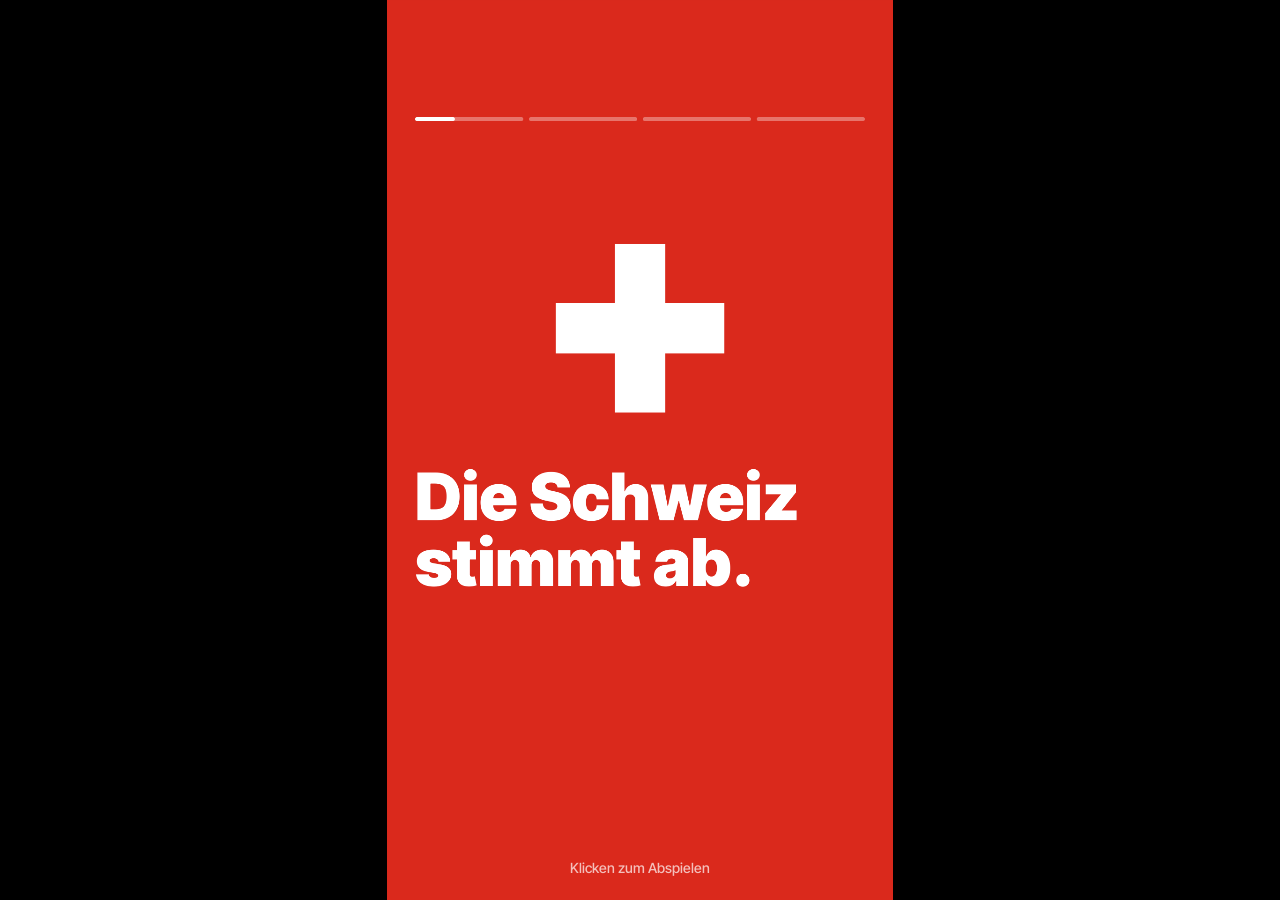
<file: abstimmung/index.html>
<!doctype html>
<html lang="de-CH">
<head>
<meta charset="utf-8">
<meta name="viewport" content="width=device-width, initial-scale=1">
<title>Abstimmung 27.9.2026</title>
<link rel="stylesheet" href="fonts.css">
<style>
  html, body { margin: 0; height: 100%; background: #000; overflow: hidden; }
  canvas { display: block; margin: 0 auto; height: 100vh; width: auto; aspect-ratio: 9 / 16; cursor: pointer; }
  body.render canvas { height: 1920px; width: 1080px; cursor: default; }
  #hint { position: fixed; left: 50%; bottom: 24px; transform: translateX(-50%);
    font: 500 14px "Inter Tight", sans-serif; color: #FFFFFF; opacity: .7; pointer-events: none; }
  body.render #hint { display: none; }
</style>
</head>
<body>
<canvas id="c" width="1080" height="1920"></canvas>
<div id="hint">Klicken zum Abspielen</div>
<audio id="a" src="soundtrack.wav" preload="auto"></audio>
<script src="motion.js"></script>
</body>
</html>
</file>
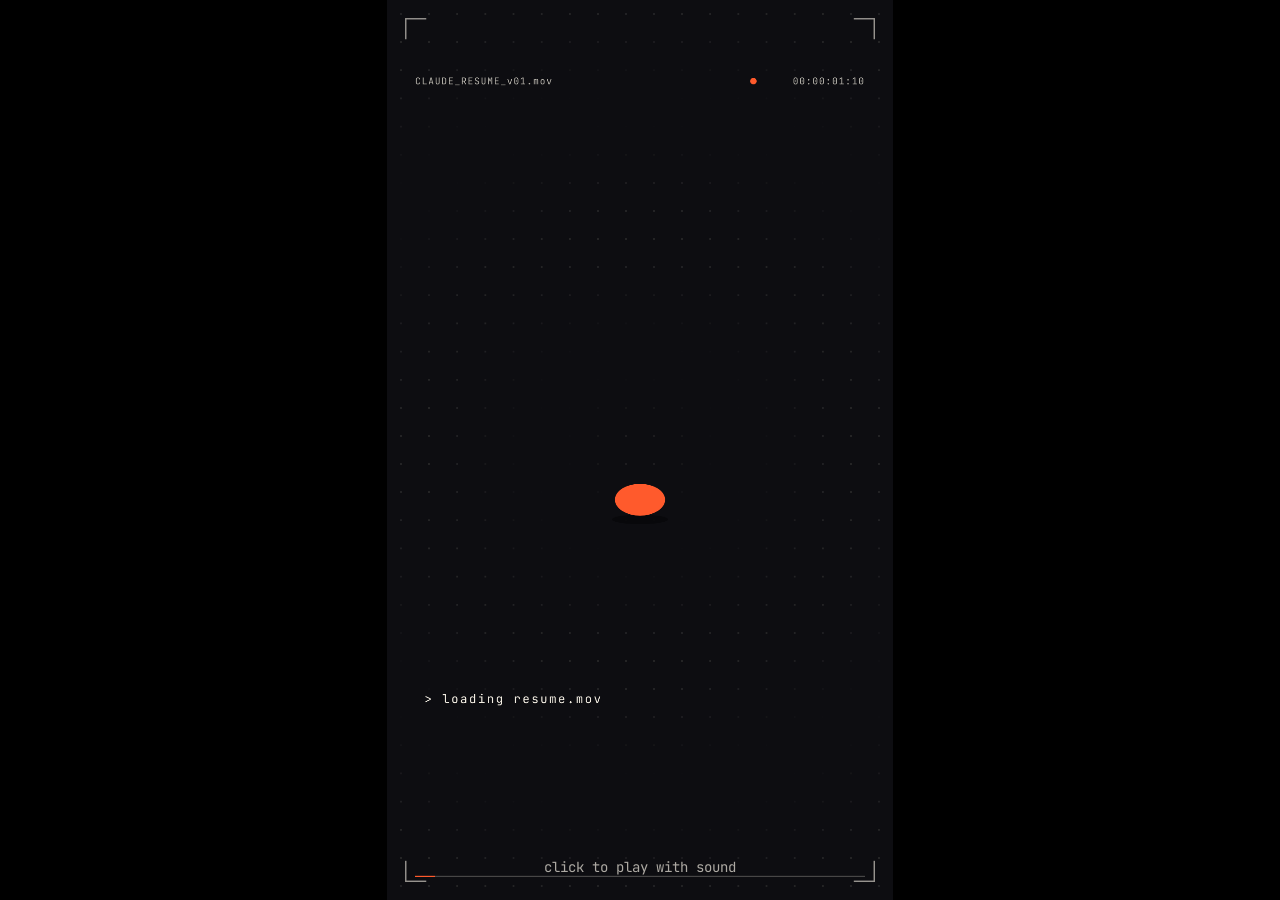
<file: video/index.html>
<!doctype html>
<html lang="en">
<head>
<meta charset="utf-8">
<meta name="viewport" content="width=device-width, initial-scale=1">
<title>Claude — Motion Designer</title>
<link rel="stylesheet" href="fonts.css">
<style>
  html, body { margin: 0; height: 100%; background: #000; overflow: hidden; }
  canvas { display: block; margin: 0 auto; height: 100vh; width: auto; aspect-ratio: 9 / 16; cursor: pointer; }
  body.render canvas { height: 1920px; width: 1080px; cursor: default; }
  #hint { position: fixed; left: 50%; bottom: 24px; transform: translateX(-50%);
    font: 500 14px "JetBrains Mono", monospace; color: #F2EDE2; opacity: .7; pointer-events: none; }
  body.render #hint { display: none; }
</style>
</head>
<body>
<canvas id="c" width="1080" height="1920"></canvas>
<div id="hint">click to play with sound</div>
<audio id="a" src="soundtrack.wav" preload="auto"></audio>
<script src="motion.js"></script>
</body>
</html>
</file>
<file: abstimmung/fonts.css>
@font-face {
  font-family: 'Inter Tight';
  font-style: normal;
  font-weight: 500;
  font-display: swap;
  src: url(fonts/InterTight-500.woff2) format('woff2');
  unicode-range: U+0000-00FF, U+0131, U+0152-0153, U+02BB-02BC, U+02C6, U+02DA, U+02DC, U+0304, U+0308, U+0329, U+2000-206F, U+20AC, U+2122, U+2191, U+2193, U+2212, U+2215, U+FEFF, U+FFFD;
}
@font-face {
  font-family: 'Inter Tight';
  font-style: normal;
  font-weight: 600;
  font-display: swap;
  src: url(fonts/InterTight-600.woff2) format('woff2');
  unicode-range: U+0000-00FF, U+0131, U+0152-0153, U+02BB-02BC, U+02C6, U+02DA, U+02DC, U+0304, U+0308, U+0329, U+2000-206F, U+20AC, U+2122, U+2191, U+2193, U+2212, U+2215, U+FEFF, U+FFFD;
}
@font-face {
  font-family: 'Inter Tight';
  font-style: normal;
  font-weight: 800;
  font-display: swap;
  src: url(fonts/InterTight-800.woff2) format('woff2');
  unicode-range: U+0000-00FF, U+0131, U+0152-0153, U+02BB-02BC, U+02C6, U+02DA, U+02DC, U+0304, U+0308, U+0329, U+2000-206F, U+20AC, U+2122, U+2191, U+2193, U+2212, U+2215, U+FEFF, U+FFFD;
}
@font-face {
  font-family: 'Inter Tight';
  font-style: normal;
  font-weight: 900;
  font-display: swap;
  src: url(fonts/InterTight-900.woff2) format('woff2');
  unicode-range: U+0000-00FF, U+0131, U+0152-0153, U+02BB-02BC, U+02C6, U+02DA, U+02DC, U+0304, U+0308, U+0329, U+2000-206F, U+20AC, U+2122, U+2191, U+2193, U+2212, U+2215, U+FEFF, U+FFFD;
}
</file>
<file: video/fonts.css>
@font-face {
  font-family: 'Space Grotesk';
  font-style: normal;
  font-weight: 400;
  font-display: swap;
  src: url(fonts/SpaceGrotesk-normal-400.woff2) format('woff2');
  unicode-range: U+0000-00FF, U+0131, U+0152-0153, U+02BB-02BC, U+02C6, U+02DA, U+02DC, U+0304, U+0308, U+0329, U+2000-206F, U+20AC, U+2122, U+2191, U+2193, U+2212, U+2215, U+FEFF, U+FFFD;
}
@font-face {
  font-family: 'Space Grotesk';
  font-style: normal;
  font-weight: 500;
  font-display: swap;
  src: url(fonts/SpaceGrotesk-normal-500.woff2) format('woff2');
  unicode-range: U+0000-00FF, U+0131, U+0152-0153, U+02BB-02BC, U+02C6, U+02DA, U+02DC, U+0304, U+0308, U+0329, U+2000-206F, U+20AC, U+2122, U+2191, U+2193, U+2212, U+2215, U+FEFF, U+FFFD;
}
@font-face {
  font-family: 'Space Grotesk';
  font-style: normal;
  font-weight: 700;
  font-display: swap;
  src: url(fonts/SpaceGrotesk-normal-700.woff2) format('woff2');
  unicode-range: U+0000-00FF, U+0131, U+0152-0153, U+02BB-02BC, U+02C6, U+02DA, U+02DC, U+0304, U+0308, U+0329, U+2000-206F, U+20AC, U+2122, U+2191, U+2193, U+2212, U+2215, U+FEFF, U+FFFD;
}
@font-face {
  font-family: 'Instrument Serif';
  font-style: italic;
  font-weight: 400;
  font-display: swap;
  src: url(fonts/InstrumentSerif-italic-400.woff2) format('woff2');
  unicode-range: U+0000-00FF, U+0131, U+0152-0153, U+02BB-02BC, U+02C6, U+02DA, U+02DC, U+0304, U+0308, U+0329, U+2000-206F, U+20AC, U+2122, U+2191, U+2193, U+2212, U+2215, U+FEFF, U+FFFD;
}
@font-face {
  font-family: 'Instrument Serif';
  font-style: normal;
  font-weight: 400;
  font-display: swap;
  src: url(fonts/InstrumentSerif-normal-400.woff2) format('woff2');
  unicode-range: U+0000-00FF, U+0131, U+0152-0153, U+02BB-02BC, U+02C6, U+02DA, U+02DC, U+0304, U+0308, U+0329, U+2000-206F, U+20AC, U+2122, U+2191, U+2193, U+2212, U+2215, U+FEFF, U+FFFD;
}
@font-face {
  font-family: 'JetBrains Mono';
  font-style: normal;
  font-weight: 400;
  font-display: swap;
  src: url(fonts/JetBrainsMono-normal-400.woff2) format('woff2');
  unicode-range: U+0000-00FF, U+0131, U+0152-0153, U+02BB-02BC, U+02C6, U+02DA, U+02DC, U+0304, U+0308, U+0329, U+2000-206F, U+20AC, U+2122, U+2191, U+2193, U+2212, U+2215, U+FEFF, U+FFFD;
}
@font-face {
  font-family: 'JetBrains Mono';
  font-style: normal;
  font-weight: 700;
  font-display: swap;
  src: url(fonts/JetBrainsMono-normal-700.woff2) format('woff2');
  unicode-range: U+0000-00FF, U+0131, U+0152-0153, U+02BB-02BC, U+02C6, U+02DA, U+02DC, U+0304, U+0308, U+0329, U+2000-206F, U+20AC, U+2122, U+2191, U+2193, U+2212, U+2215, U+FEFF, U+FFFD;
}
</file>
